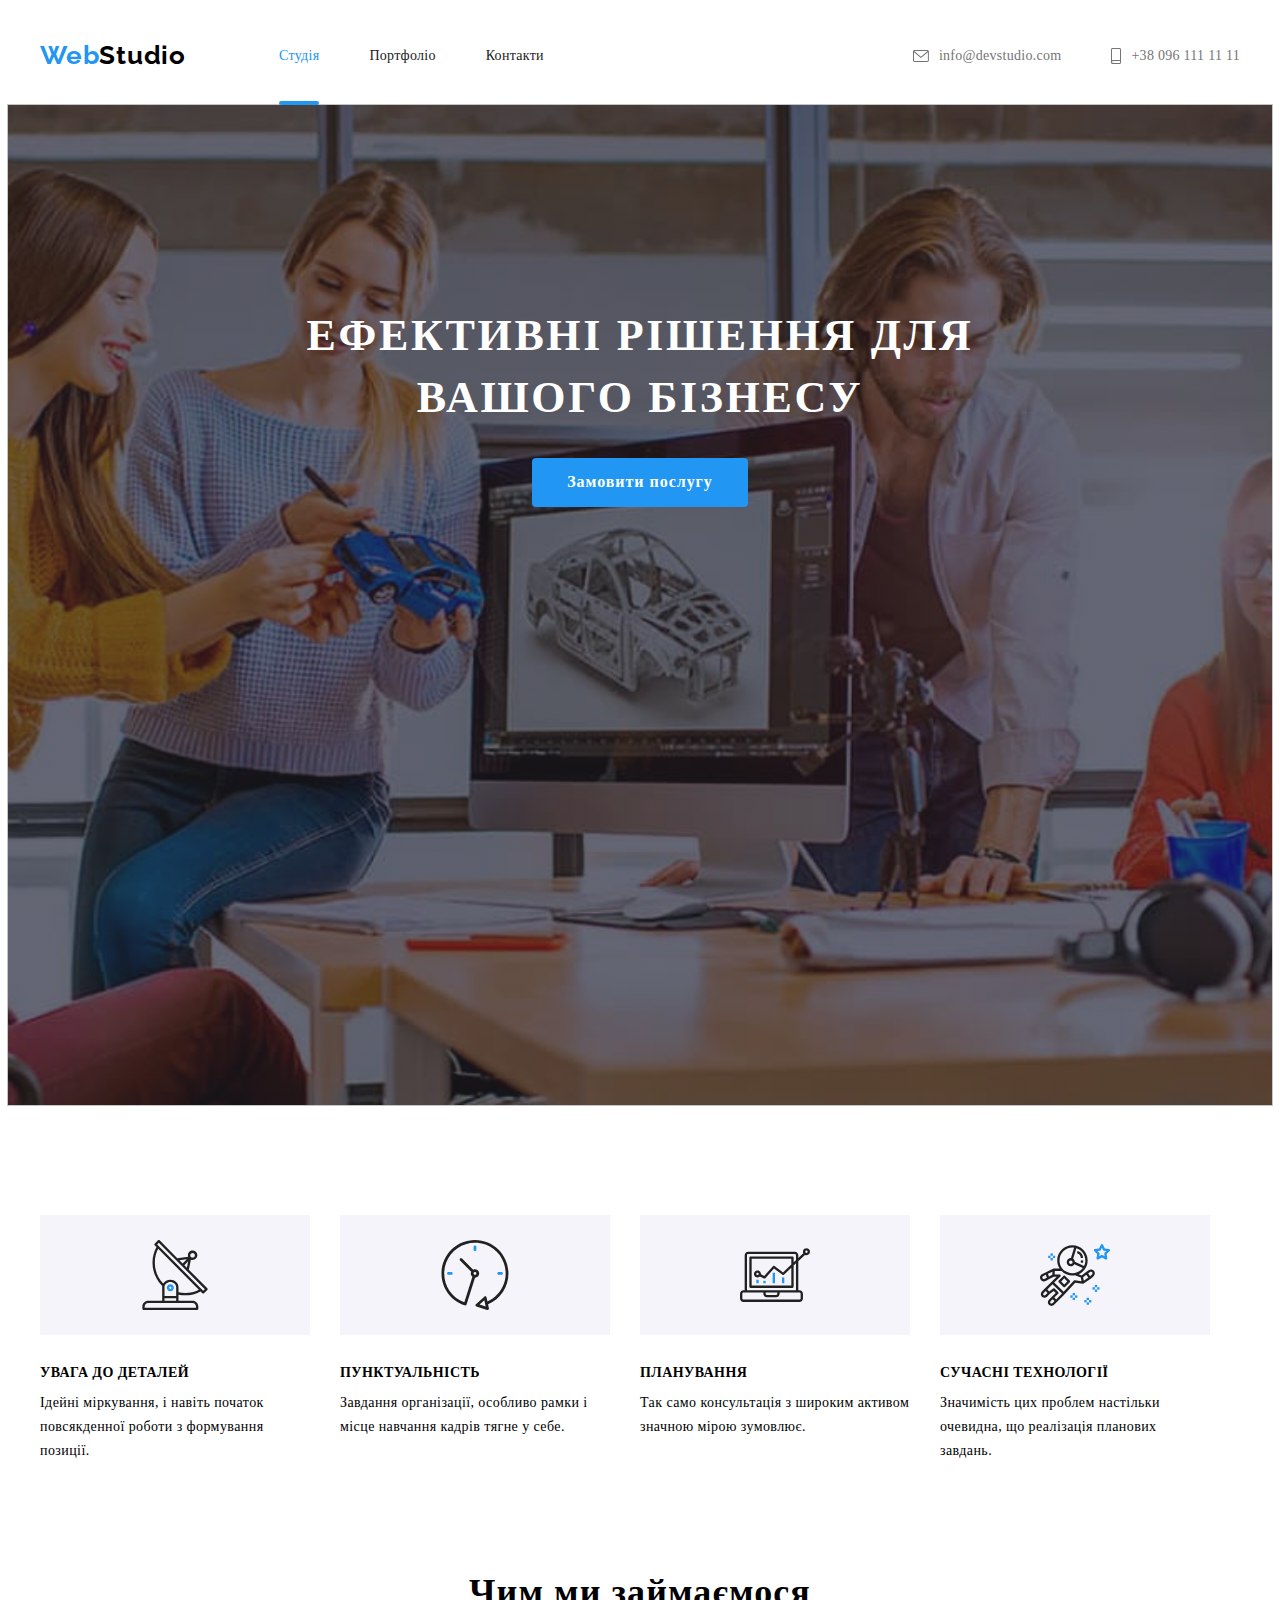
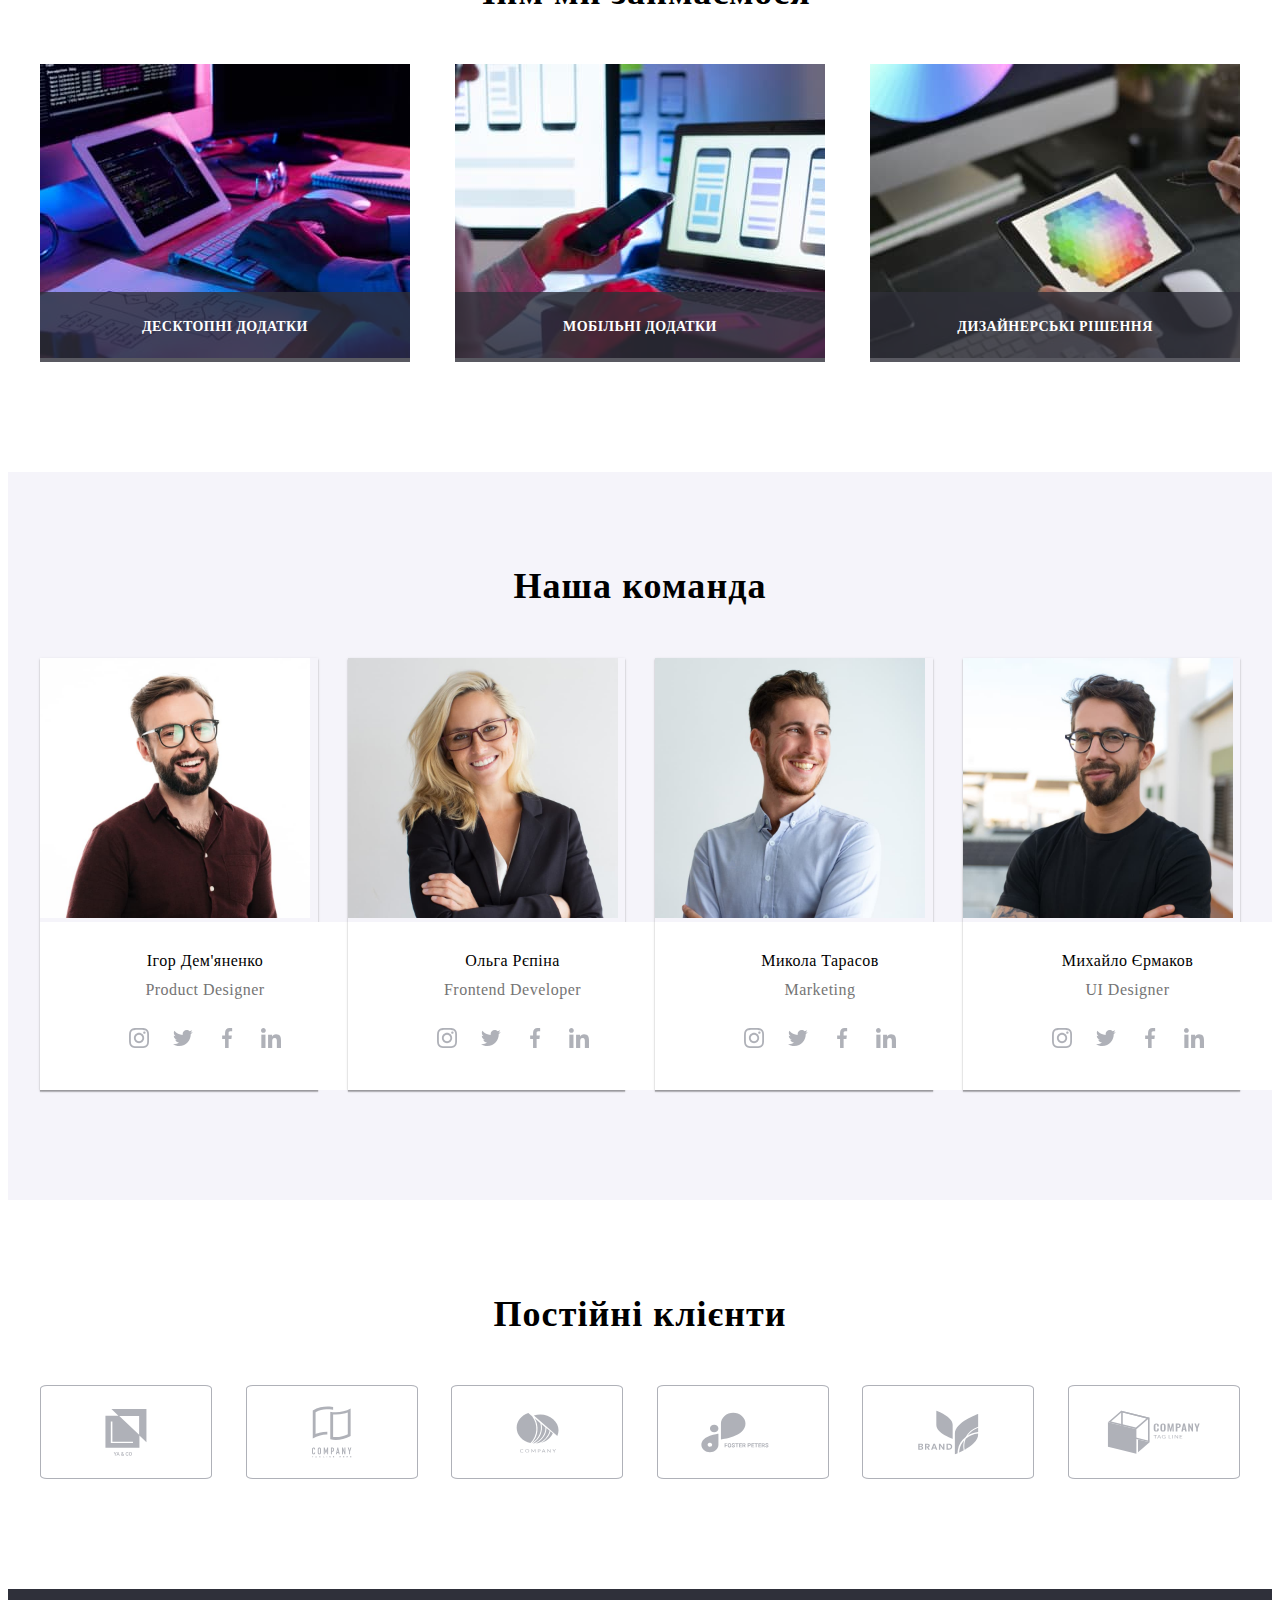
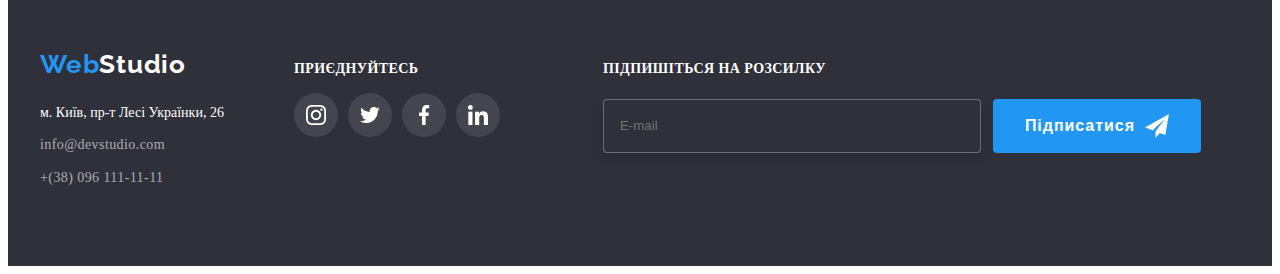
<file: index.html>
<!DOCTYPE html>
<html lang="uk">
<head>
    <meta charset="UTF-8">
    <meta http-equiv="X-UA-Compatible" content="IE=edge">
    <meta name="viewport" content="width=device-width, initial-scale=1.0">
    <title>Домашнє завдання</title>
    <link href="https://fonts.googleapis.com/css2?family=Raleway:wght@700&family=Roboto:wght@400;500;700;900&display=swap" rel="stylesheet">
    <link rel="stylesheet" href="https://cdnjs.cloudflare.com/ajax/libs/modern-normalize/1.1.0/modern-normalize.min.css" 
    integrity="sha512-wpPYUAdjBVSE4KJnH1VR1HeZfpl1ub8YT/NKx4PuQ5NmX2tKuGu6U/JRp5y+Y8XG2tV+wKQpNHVUX03MfMFn9Q==" 
    crossorigin="anonymous" referrerpolicy="no-referrer">
    <!-- <link rel="stylesheet" href="css/styles.css"> -->
    <link rel="stylesheet" href="css/main.min.css">
</head>
    <body>
        <header class="page-header">
            <div class="container">
                <nav class="site-contacts">
                    <a href=""class="logo underline">Web<span class="logo__black underline">Studio</span>
                    </a> 
                    <ul class="site-nav list">
                        <li class="site-nav__item"><a href="./index.html" class="link underline current site-nav__studio">Студія</a></li>
                        <li class="site-nav__item"><a href="./portfolio.html" class="link underline">Портфоліо</a></li>
                        <li class="site-nav__item"><a href="" class="link underline">Контакти</a></li>
                    </ul>
                    <ul class="contacts-nav list">
                        <li class="contacts-nav__retreat">
                            <a href="" class="link underline">
                                <svg class="contacts-nav__icon" width="16" height="12">
                                    <use class="" href="./images/icons.svg#icon-envelope"></use>
                                </svg>info@devstudio.com
                            </a>
                        </li>
                        <li class="aside icon-smartphone">
                            <a href="" class="link underline">
                                <svg class="contacts-nav__icon" width="10" height="16">
                                    <use class="" href="./images/icons.svg#icon-smartphone"></use>
                                </svg>+38 096 111 11 11
                            </a>
                        </li>
                    </ul> 
                </nav>
            </div> 
        </header>

        <main>
            <section class="hero">
                <div class="hero__container hero__container_overlay">
                    <h1 class="hero__title">Ефективні рішення для вашого бізнесу</h1>
                    <button type="button" class="button primary" data-modal-open>Замовити послугу</button> 
                </div>  
            </section>

            <section class="section section-feature">
            <div class="container">
                <ul class="feature list">
                    <li class="feature__desc">
                        <div class="feature__icons">
                            <svg class="" width="70" height="70">
                            <use class="" href="./images/icons.svg#icon-antenna"></use>
                            </svg>
                        </div>
                        <h3 class="feature__title">УВАГА ДО ДЕТАЛЕЙ</h3>
                        <p class="feature__text">Ідейні міркування, і навіть початок повсякденної роботи з формування позиції.</p>
                    </li>
                    <li class="feature__desc">
                        <div class="feature__icons">
                            <svg class="" width="70" height="70">
                            <use class="" href="./images/icons.svg#icon-clock"></use>
                            </svg>
                        </div>
                        <h3 class="feature__title">ПУНКТУАЛЬНІСТЬ</h3>
                        <p class="feature__text">Завдання організації, особливо рамки і місце навчання кадрів тягне у себе.</p>
                    </li>
                    <li class="feature__desc">
                        <div class="feature__icons">
                            <svg class="" width="70" height="70">
                            <use class="" href="./images/icons.svg#icon-diagram"></use>
                            </svg>
                        </div>
                        <h3 class="feature__title">ПЛАНУВАННЯ</h3>
                        <p class="feature__text">Так само консультація з широким активом значною мірою зумовлює.</p>
                    </li>
                    <li class="feature__desc">
                        <div class="feature__icons">
                            <svg class="" width="70" height="70">
                            <use class="" href="./images/icons.svg#icon-astronaut"></use>
                            </svg>
                        </div>
                        <h3 class="feature__title">СУЧАСНІ ТЕХНОЛОГІЇ</h3>
                        <p class="feature__text">Значимість цих проблем настільки очевидна, що реалізація планових завдань.</p>                    
                    </li>
                </ul>
            </div>
            </section>

            <section class="section section-doing">
            <div class="container">
                <h2 class="doing-title">Чим ми займаємося</h2>
                <ul class="images list">
                    <li class="images__list">
                        <img src="./images/box.jpg" alt="Людина друкує текст" width="370" height="294" >
                        <div class="images__position">
                            <p class="images__text">ДЕСКТОПНІ ДОДАТКИ</p>
                        </div>
                    </li>
                    <li class="images__list">
                        <img src="./images/phone.jpg" alt="Людина дивиться в смартфон" width="370" height="294">     
                        <div class="images__position">
                            <p class="images__text">МОБІЛЬНІ ДОДАТКИ</p>
                        </div>
                    </li>
                    <li class="images__list">
                        <img src="./images/tablet.jpg" alt="Людина тримає планшет" width="370" height="294">  
                        <div class="images__position">
                            <p class="images__text">ДИЗАЙНЕРСЬКІ РІШЕННЯ</p>
                        </div>                        
                    </li>
                </ul>
            </div>
            </section>

            <section class="section background-color">
            <div class="container our-section">
                <h2 class="section-team">Наша команда</h2>
                <ul class="team list">
                    <li class="images__team">
                        <img src="./images/igor.jpg" alt="Ігор Дем'яненко" class="image" width="270" height="260">
                        <div class="team__subtitle">
                            <h3 class="team__name">Ігор Дем'яненко</h3>
                            <p class="team__position">Product Designer</p>
                            <div class="wrap">
                                <ul class="socials list">
                                    <li>
                                        <a href="#" class="socials__link">
                                            <svg class="socials__icon" width="20" height="20">
                                                <use class="" href="./images/icons.svg#icon-instagram"></use>
                                            </svg>
                                        </a>
                                    </li>
                                    <li>
                                        <a href="#" class="socials__link">
                                            <svg class="socials__icon" width="20" height="20">
                                                <use class="" href="./images/icons.svg#icon-group"></use>
                                            </svg>
                                        </a>
                                    </li>
                                    <li>
                                        <a href="#" class="socials__link">
                                            <svg class="socials__icon" width="20" height="20">
                                                <use class="" href="./images/icons.svg#icon-facebook"></use>
                                            </svg>
                                        </a>
                                    </li>
                                    <li>
                                        <a href="#" class="socials__link">
                                            <svg class="socials__icon" width="20" height="20">
                                                <use class="" href="./images/icons.svg#icon-linkedin"></use>
                                            </svg>
                                        </a>
                                    </li>
                                </ul>
                            </div>
                        </div>
                    </li>
                    <li class="images__team">
                        <img src="./images/olga.jpg" alt="Ольга Рєпіна" class="image" width="270" height="260"> 
                        <div class="team__subtitle">
                            <h3 class="team__name">Ольга Рєпіна</h3>  
                            <p class="team__position">Frontend Developer</p> 
                            <div class="wrap">
                                <ul class="socials list">
                                    <li>
                                        <a href="#" class="socials__link">
                                            <svg class="socials__icon" width="20" height="20">
                                                <use class="" href="./images/icons.svg#icon-instagram"></use>
                                            </svg>
                                        </a>
                                    </li>
                                    <li>
                                        <a href="#" class="socials__link">
                                            <svg class="socials__icon" width="20" height="20">
                                                <use class="" href="./images/icons.svg#icon-group"></use>
                                            </svg>
                                        </a>
                                    </li>
                                    <li>
                                        <a href="#" class="socials__link">
                                            <svg class="socials__icon" width="20" height="20">
                                                <use class="" href="./images/icons.svg#icon-facebook"></use>
                                            </svg>
                                        </a>
                                    </li>
                                    <li>
                                        <a href="#" class="socials__link">
                                            <svg class="socials__icon" width="20" height="20">
                                                <use class="" href="./images/icons.svg#icon-linkedin"></use>
                                            </svg>
                                        </a>
                                    </li>
                                </ul>
                            </div>
                        </div>
                    </li>
                    <li class="images__team">
                        <img src="./images/nicholas.jpg" alt="Микола Тарасов" class="image" width="270" height="260">
                        <div class="team__subtitle">
                            <h3 class="team__name">Микола Тарасов</h3> 
                            <p class="team__position">Marketing</p>
                            <div class="wrap">
                                <ul class="socials list">
                                    <li>
                                        <a href="#" class="socials__link">
                                            <svg class="socials__icon" width="20" height="20">
                                                <use class="" href="./images/icons.svg#icon-instagram"></use>
                                            </svg>
                                        </a>
                                    </li>
                                    <li>
                                        <a href="#" class="socials__link">
                                            <svg class="socials__icon" width="20" height="20">
                                                <use class="" href="./images/icons.svg#icon-group"></use>
                                            </svg>
                                        </a>
                                    </li>
                                    <li>
                                        <a href="#" class="socials__link">
                                            <svg class="socials__icon" width="20" height="20">
                                                <use class="" href="./images/icons.svg#icon-facebook"></use>
                                            </svg>
                                        </a>
                                    </li>
                                    <li>
                                        <a href="#" class="socials__link">
                                            <svg class="socials__icon" width="20" height="20">
                                                <use class="" href="./images/icons.svg#icon-linkedin"></use>
                                            </svg>
                                        </a>
                                    </li>
                                </ul>
                            </div>
                        </div> 
                    </li>
                    <li class="images__team">
                        <img src="./images/mykhailo.jpg" alt="Михайло Єрмаков" class="image" width="270" height="260"> 
                        <div class="team__subtitle">
                            <h3 class="team__name">Михайло Єрмаков</h3> 
                            <p class="team__position">UI Designer</p>
                            <div class="wrap">
                                <ul class="socials list">
                                    <li>
                                        <a href="#" class="socials__link">
                                            <svg class="socials__icon" width="20" height="20">
                                                <use class="" href="./images/icons.svg#icon-instagram"></use>
                                            </svg>
                                        </a>
                                    </li>
                                    <li>
                                        <a href="#" class="socials__link">
                                            <svg class="socials__icon" width="20" height="20">
                                                <use class="" href="./images/icons.svg#icon-group"></use>
                                            </svg>
                                        </a>
                                    </li>
                                    <li>
                                        <a href="#" class="socials__link">
                                            <svg class="socials__icon" width="20" height="20">
                                                <use class="" href="./images/icons.svg#icon-facebook"></use>
                                            </svg>
                                        </a>
                                    </li>
                                    <li>
                                        <a href="#" class="socials__link">
                                            <svg class="socials__icon" width="20" height="20">
                                                <use class="" href="./images/icons.svg#icon-linkedin"></use>
                                            </svg>
                                        </a>
                                    </li>
                                </ul>
                            </div>
                        </div>
                    </li>
                </ul>
            </div>
            </section>

            <section class="section clients">
            <div class="container">
                <h2 class="clients-title">Постійні клієнти</h2>
                <ul class="clients-items list">
                    <li class="">
                        <a href="" class="clients-items__companys">
                            <svg class="" width="42" height="47">
                                <use class="" href="./images/icons.svg#icon-ya-co"></use> 
                            </svg>
                        </a>
                    </li>
                    <li class="">
                        <a href="" class="clients-items__companys">
                            <svg class="" width="40" height="52">
                                <use class="" href="./images/icons.svg#icon-tagline"></use> 
                            </svg>
                        </a>
                    </li>
                    <li class="">
                        <a href="" class="clients-items__companys">
                            <svg class="" width="43" height="41">
                                <use class="" href="./images/icons.svg#icon-company"></use> 
                            </svg>
                        </a>
                    </li>
                    <li class="">
                        <a href="" class="clients-items__companys">
                            <svg class="" width="84" height="41">
                                <use class="" href="./images/icons.svg#icon-foster"></use> 
                            </svg>
                        </a>
                    </li>
                    <li class="">
                        <a href="" class="clients-items__companys">
                            <svg class="" width="63" height="45">
                                <use class="" href="./images/icons.svg#icon-group-brend"></use> 
                            </svg>
                        </a>
                    </li>
                    <li class="">
                        <a href="" class="clients-items__companys">
                            <svg class="" width="94" height="44">
                                <use class="" href="./images/icons.svg#icon-object"></use> 
                            </svg>
                        </a>
                    </li>
                </ul>
            </div>
            </section>
        </main>
        <footer class="basement">
            <div class="container social-wrap">
                <div class="basement-wrap">
                    <a href="" class="logo-blue underline">Web<span class="logo-blue__organization underline">Studio</span></a>
                    <address class="wrapper">
                        <ul class="list">
                            <li class="wrapper__indent"><a href="https://goo.gl/maps/bryajU4262Nfg22KA" class="wrapper__color underline" target="_blank" rel="noopener noreferrer">
                            м. Київ, пр-т Лесі Українки, 26</a></li>
                            <li class="wrapper__indent"><a href="mailto:info@devstudio.com" class="wrapper__color-text underline">info@devstudio.com</a><br></li>
                            <li class="wrapper__indent"><a href="tel:+380961111111" class="wrapper__color-text underline">+(38) 096 111-11-11</a></li>
                        </ul> 
                    </address>
                </div>
                <div class="social-link">
                    <strong class="link-title">ПРИЄДНУЙТЕСЬ</strong>
                    <ul class="link-basement">
                        <li class="link-basement__link list">
                            <a href="#" class="svg-link">
                                <svg class="link-basement__icon" width="20" height="20">
                                <use class="" href="./images/icons.svg#icon-instagram"></use>
                                </svg>
                            </a>
                        </li>
                        <li class="link-basement__link list">
                            <a href="#" class="svg-link">
                                <svg class="link-basement__icon" width="20" height="20">
                                <use class="" href="./images/icons.svg#icon-group"></use>
                                </svg>
                            </a>
                        </li>
                        <li class="link-basement__link list">
                            <a href="#" class="svg-link">
                                <svg class="link-basement__icon" width="20" height="20">
                                <use class="" href="./images/icons.svg#icon-facebook"></use>
                                </svg>
                            </a>
                        </li>
                        <li class="link-basement__link list">
                            <a href="#" class="svg-link">
                                <svg class="link-basement__icon" width="20" height="20">
                                <use class="" href="./images/icons.svg#icon-linkedin"></use>
                                </svg>
                            </a>
                        </li>
                    </ul>
                </div>

                <div class="footer-form">
                    <strong class="footer-form-titel">ПІДПИШІТЬСЯ НА РОЗСИЛКУ</strong>
                    <form class="wrap-form">
                        <input type="email" name="footer-email" placeholder="E-mail" class="wrap-form__input">
                        <button type="submit" class="footer-btn">Підписатися
                            <svg class="wrap-form__icon" width="24" height="24">
                                <use href="./images/icons.svg#icon-icon-send"></use>
                            </svg>
                        </button>
                    </form>
                </div>
            </div>
        </footer>
        <div class="backdrop is-hidden" data-modal>
            <div class="backdrop__modal">
                <button type="button" class="backdrop__close" data-modal-close>
                    <svg class="" width="18" height="18">
                        <use href="./images/icons.svg#icon-close-black"></use>
                    </svg>
                </button>

                <div class="form">
                    <b class="form__titel">Залиште свої дані, ми вам передзвонимо</b>
                    <form class="">
                        <label class="">
                            <span class="form__text">Ім'я </span> 
                            <span class="form__wraper">
                                <input name="user-name" type="text" class="form__contact-input user-input">
                                <svg class="form__svg" width="18" height="18">
                                    <use href="./images/icons.svg#icon-person-black"></use>
                                </svg>
                            </span>
                        </label>
                        <label class="">
                            <span class="form__text">Телефон</span>
                            <span class="form__wraper">
                                <input name="user-phone" type="tel" class="form__contact-input user-input">
                                <svg class="form__svg" width="18" height="18">
                                    <use href="./images/icons.svg#icon-phone-black"></use>
                                </svg>
                            </span>                            
                        </label>
                        <label class="">
                            <span class="form__text">Пошта</span>
                            <span class="form__wraper">
                                <input name="user-email" type="email" class="form__contact-input user-input">
                                <svg class="form__svg" width="18" height="18">
                                    <use href="./images/icons.svg#icon-email-black"></use>
                                </svg>
                            </span>                            
                        </label> 
                        <label class="textarea">
                            <span class="textarea__text">Коментар</span>
                            <textarea name="user-coment" placeholder="Введіть текст" class="textarea__form"></textarea>
                        </label>
                        <div class="checkbox">
                            <label class="checkbox__text">
                                <input name="accept-policy" type="checkbox" required class="checkbox__input">
                                <span class="checkbox__icon"></span>
                                Погоджуюся з розсилкою та приймаю 
                                <a href="" class="checkbox__link">
                                    <span class="checkbox__titel">Умови договору</span>
                                </a>
                            </label>
                        </div>
                        <div class="checkbox__submit">
                            <button type="submit" class="contact-form-btn">Відправити</button>
                        </div>  
                    </form>
                </div>
            </div>
        </div>
        <script src="./modal.js"></script>
    </body>
</html>
</file>
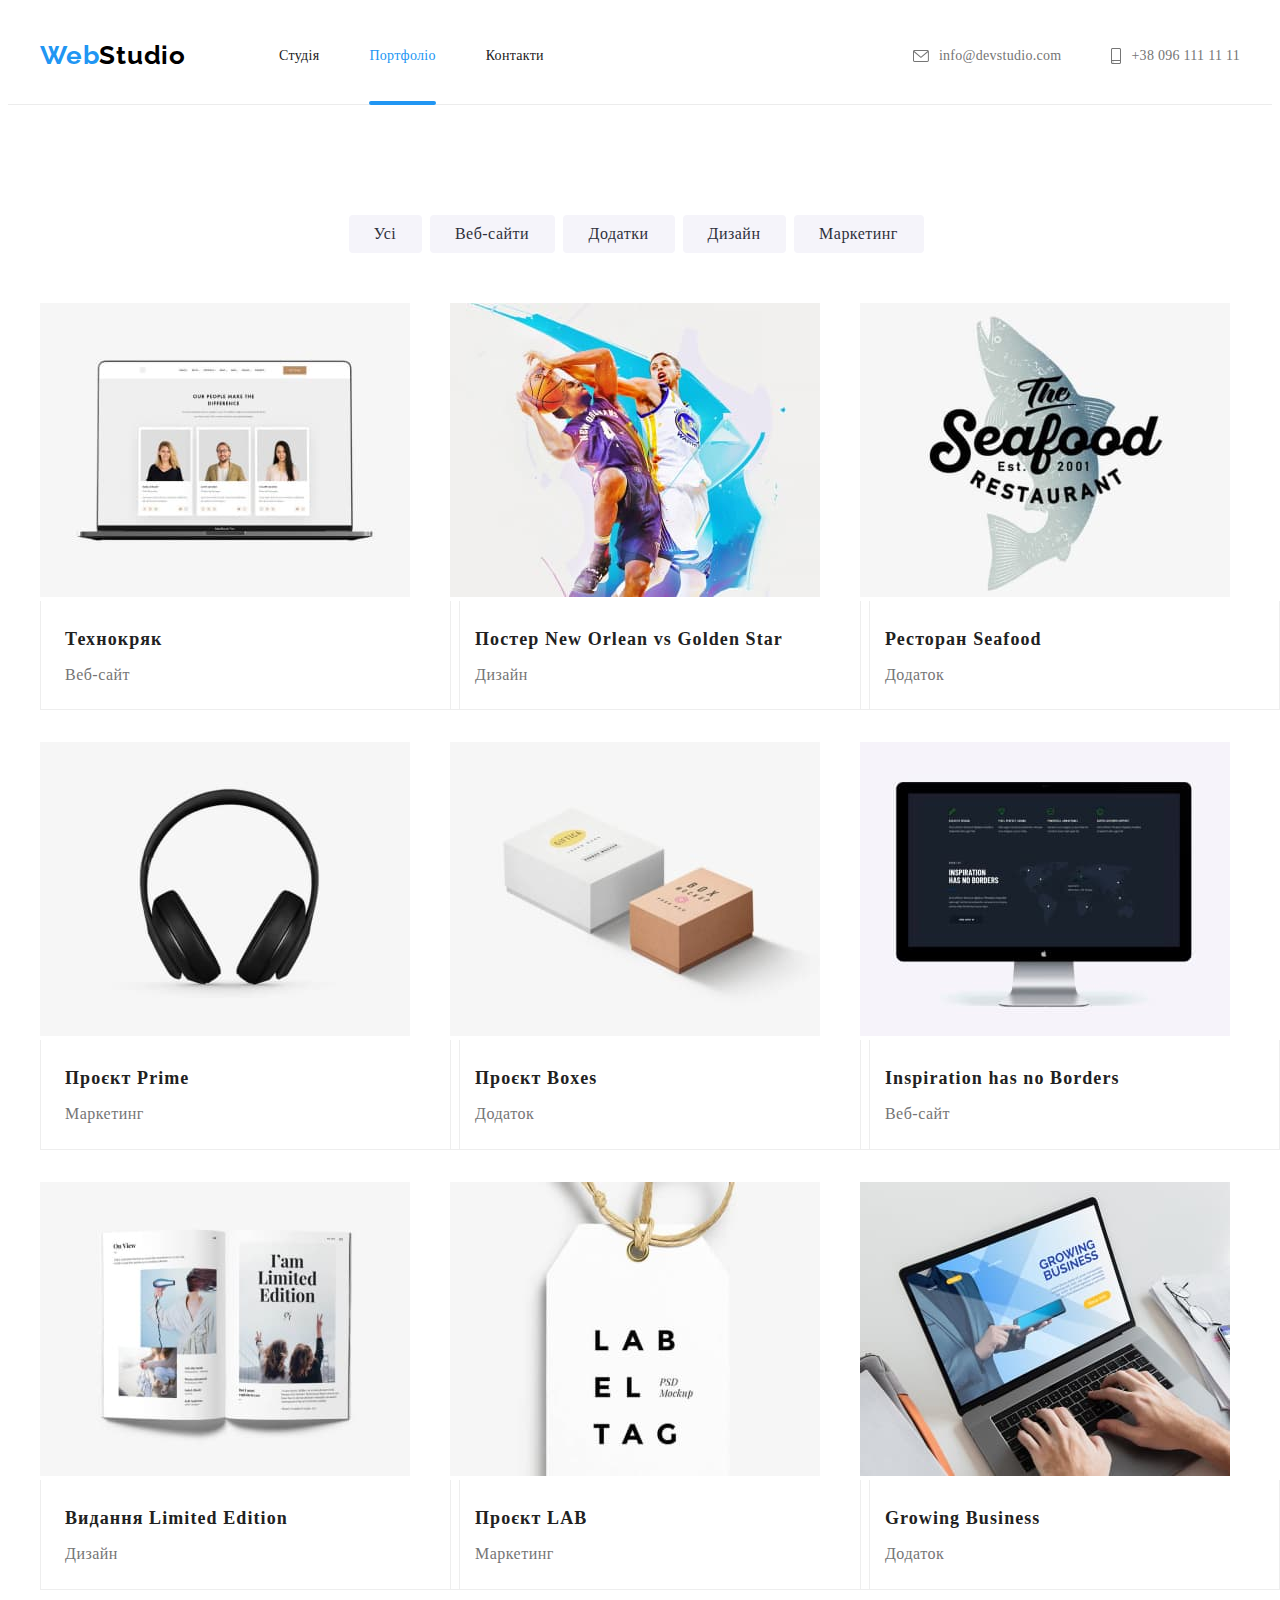
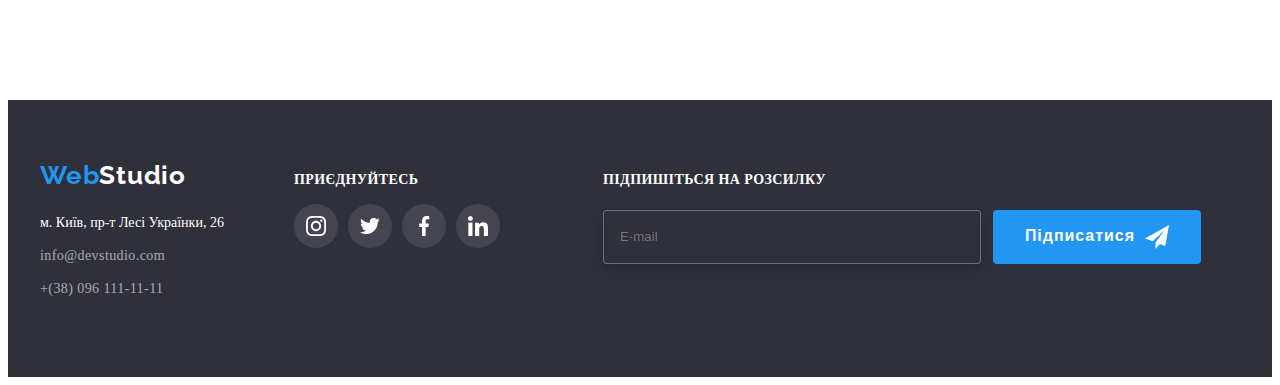
<file: portfolio.html>
<!DOCTYPE html>
<html lang="uk">

<head>
    <meta charset="UTF-8">
    <meta http-equiv="X-UA-Compatible" content="IE=edge">
    <meta name="viewport" content="width=device-width, initial-scale=1.0">
    <title>Домашнє завдання</title>
    <link
        href="https://fonts.googleapis.com/css2?family=Raleway:wght@700&family=Roboto:wght@400;500;700;900&display=swap"
        rel="stylesheet">
    <link rel="stylesheet" href="https://cdnjs.cloudflare.com/ajax/libs/modern-normalize/1.1.0/modern-normalize.min.css"
        integrity="sha512-wpPYUAdjBVSE4KJnH1VR1HeZfpl1ub8YT/NKx4PuQ5NmX2tKuGu6U/JRp5y+Y8XG2tV+wKQpNHVUX03MfMFn9Q=="
        crossorigin="anonymous" referrerpolicy="no-referrer">
    <!-- <link rel="stylesheet" href="css/styles.css"> -->
    <link rel="stylesheet" href="css/main.min.css">
</head>
    <body>
        <header class="page-header">
            <div class="container">
                <nav class="site-contacts">
                    <a href=""class="logo underline">Web<span class="logo__black underline">Studio</span>
                    </a> 
                    <ul class="site-nav list">
                        <li class="site-nav__item"><a href="./index.html" class="link underline">Студія</a></li>
                        <li class="site-nav__item"><a href="./portfolio.html" class="link underline current site-nav__studio">Портфоліо</a></li>
                        <li class="site-nav__item"><a href="" class="link underline">Контакти</a></li>
                    </ul>
                    <ul class="contacts-nav list">
                        <li class="contacts-nav__retreat">
                            <a href="" class="link underline">
                                <svg class="contacts-nav__icon" width="16" height="12">
                                    <use class="" href="./images/icons.svg#icon-envelope"></use>
                                </svg>info@devstudio.com
                            </a>
                        </li>
                        <li class="aside icon-smartphone">
                            <a href="" class="link underline">
                                <svg class="contacts-nav__icon" width="10" height="16">
                                    <use class="" href="./images/icons.svg#icon-smartphone"></use>
                                </svg>+38 096 111 11 11
                            </a>
                        </li>
                    </ul> 
                </nav>
            </div> 
        </header>

        <main>
            <section class="section-navigation section">
                <div class="container benefits">
                <h1 class="hidden visually-hidden">Портфоліо</h1>
                <ul class="navigation list">
                    <li class="container-btn"><button type="button" class="button portfolio all">Усі</button></li>
                    <li class="container-btn"><button type="button" class="button portfolio web">Веб-сайти</button></li>
                    <li class="container-btn"><button type="button" class="button portfolio appendices">Додатки</button>
                    </li>
                    <li class="container-btn"><button type="button" class="button portfolio design">Дизайн</button></li>
                    <li class="container-btn"><button type="button"
                            class="button portfolio marketing">Маркетинг</button></li>
                </ul>
                <ul class="projects list">
                    <li class="projects__images">
                        <a href="" class="projects__active underline">
                            <div class="projects__box">
                                <img src="./images/techno.jpg" alt="Технокряк" width="370" height="294">
                                <div class="projects__position">
                                    <p class="projects__text">Ресурс пропонує комплексні пропозиції з різним рівнем
                                        функціоналу та сервісів.
                                        Все це дозволить відвідувачу отримати вичерпні відомості про компанію чи
                                        приватну особу.
                                    </p>
                                </div>
                            </div>
                            <div class="container-title">
                                <h2 class="navigation-title">Технокряк</h2>
                                <p class="title">Веб-сайт</p>
                            </div>
                        </a>
                    </li>
                    <li class="projects__images">
                        <a href="" class="projects__active underline">
                            <div class="projects__box">
                                <img src="./images/neworlean.jpg" alt="Постер New Orlean vs Golden Star" width="370"
                                    height="294">
                                <div class="projects__position">
                                    <p class="projects__text">Ресурс пропонує комплексні пропозиції з різним рівнем
                                        функціоналу та сервісів.
                                        Все це дозволить відвідувачу отримати вичерпні відомості про компанію чи
                                        приватну особу.
                                    </p>
                                </div>
                            </div>
                            <div class="container-title">
                                <h2 class="navigation-title">Постер New Orlean vs Golden Star</h2>
                                <p class="title">Дизайн</p>
                            </div>                            
                        </a>
                    </li>
                    <li class="projects__images">
                        <a href="" class="projects__active underline">
                            <div class="projects__box">
                                <img src="./images/seafood.jpg" alt="Ресторан Seafood" width="370" height="294">
                                <div class="projects__position">
                                    <p class="projects__text">Ресурс пропонує комплексні пропозиції з різним рівнем
                                        функціоналу та сервісів.
                                        Все це дозволить відвідувачу отримати вичерпні відомості про компанію чи
                                        приватну особу.
                                    </p>
                                </div>
                            </div>
                            <div class="container-title">
                                <h2 class="navigation-title">Ресторан Seafood</h2>
                                <p class="title">Додаток</p>
                            </div>
                        </a>
                    </li>
                    <li class="projects__images">
                        <a href="" class="projects__active underline">
                            <div class="projects__box">
                                <img src="./images/prime.jpg" alt="Проєкт Prime" width="370" height="294">
                                <div class="projects__position">
                                    <p class="projects__text">Ресурс пропонує комплексні пропозиції з різним рівнем
                                        функціоналу та сервісів.
                                        Все це дозволить відвідувачу отримати вичерпні відомості про компанію чи
                                        приватну особу.
                                    </p>
                                </div>
                            </div>
                            <div class="container-title">
                                <h2 class="navigation-title">Проєкт Prime</h2>
                                <p class="title">Маркетинг</p>
                            </div>                           
                        </a>
                    </li>
                    <li class="projects__images">
                        <a href="" class="projects__active underline">                           
                            <div class="projects__box">
                                <img src="./images/вoxes.jpg" alt="Проєкт Boxes" width="370" height="294">
                                <div class="projects__position">
                                    <p class="projects__text">Ресурс пропонує комплексні пропозиції з різним рівнем
                                        функціоналу та сервісів.
                                        Все це дозволить відвідувачу отримати вичерпні відомості про компанію чи
                                        приватну особу.
                                    </p>
                                </div>
                            </div>
                            <div class="container-title">
                                <h2 class="navigation-title">Проєкт Boxes</h2>
                                <p class="title">Додаток</p>
                            </div>                            
                        </a>
                    </li>
                    <li class="projects__images">
                        <a href="" class="projects__active underline">                           
                            <div class="projects__box">
                                <img src="./images/inspiration.jpg" alt="Inspiration has no Borders" width="370"
                                    height="294">
                                <div class="projects__position">
                                    <p class="projects__text">Ресурс пропонує комплексні пропозиції з різним рівнем
                                        функціоналу та сервісів.
                                        Все це дозволить відвідувачу отримати вичерпні відомості про компанію чи
                                        приватну особу.
                                    </p>
                                </div>
                            </div>
                            <div class="container-title">
                                <h2 class="navigation-title">Inspiration has no Borders</h2>
                                <p class="title">Веб-сайт</p>
                            </div>                            
                        </a>
                    </li>
                    <li class="projects__images">
                        <a href="" class="projects__active underline underline">                            
                            <div class="projects__box">
                                <img src="./images/limitededition.jpg" alt="Видання Limited Edition" width="370"
                                    height="294">
                                <div class="projects__position">
                                    <p class="projects__text">Ресурс пропонує комплексні пропозиції з різним рівнем
                                        функціоналу та сервісів.
                                        Все це дозволить відвідувачу отримати вичерпні відомості про компанію чи
                                        приватну особу.
                                    </p>
                                </div>
                            </div>
                            <div class="container-title">
                                <h2 class="navigation-title">Видання Limited Edition</h2>
                                <p class="title">Дизайн</p>
                            </div>                           
                        </a>
                    </li>
                    <li class="projects__images">
                        <a href="" class="projects__active underline">                           
                            <div class="projects__box">
                                <img src="./images/lab.jpg" alt="Проєкт LAB" width="370" height="294">
                                <div class="projects__position">
                                    <p class="projects__text">Ресурс пропонує комплексні пропозиції з різним рівнем
                                        функціоналу та сервісів.
                                        Все це дозволить відвідувачу отримати вичерпні відомості про компанію чи
                                        приватну особу.
                                    </p>
                                </div>
                            </div>
                            <div class="container-title">
                                <h2 class="navigation-title">Проєкт LAB</h2>
                                <p class="title">Маркетинг</p>
                            </div>                           
                        </a>
                    </li>
                    <li class="projects__images">
                        <a href="" class="projects__active underline">                            
                            <div class="projects__box">
                                <img src="./images/growing-business.jpg" alt="Growing Business" width="370"
                                    height="294">
                                <div class="projects__position">
                                    <p class="projects__text">Ресурс пропонує комплексні пропозиції з різним рівнем
                                        функціоналу та сервісів.
                                        Все це дозволить відвідувачу отримати вичерпні відомості про компанію чи
                                        приватну особу.
                                    </p>
                                </div>
                            </div>
                            <div class="container-title">
                                <h2 class="navigation-title">Growing Business</h2>
                                <p class="title">Додаток</p>
                            </div>                            
                        </a>
                    </li>
                </ul>
                </div>
            </section>
        </main>
        <footer class="basement">
            <div class="container social-wrap">
                <div class="basement-wrap">
                    <a href="" class="logo-blue underline">Web<span class="logo-blue__organization underline">Studio</span></a>
                    <address class="wrapper">
                        <ul class="list">
                            <li class="wrapper__indent"><a href="https://goo.gl/maps/bryajU4262Nfg22KA" class="wrapper__color underline" target="_blank" rel="noopener noreferrer">
                                м. Київ, пр-т Лесі Українки, 26</a></li>
                            <li class="wrapper__indent"><a href="mailto:info@devstudio.com" class="wrapper__color-text underline">info@devstudio.com</a><br></li>
                            <li class="wrapper__indent"><a href="tel:+380961111111" class="wrapper__color-text underline">+(38) 096 111-11-11</a></li>
                        </ul> 
                    </address>
                </div>
                <div class="social-link">
                    <strong class="link-title">ПРИЄДНУЙТЕСЬ</strong>
                    <ul class="link-basement">
                        <li class="link-basement__link list">
                            <a href="#" class="svg-link">
                                <svg class="link-basement__icon" width="20" height="20">
                                <use class="" href="./images/icons.svg#icon-instagram"></use>
                                </svg>
                            </a>
                        </li>
                        <li class="link-basement__link list">
                            <a href="#" class="svg-link">
                                <svg class="link-basement__icon" width="20" height="20">
                                <use class="" href="./images/icons.svg#icon-group"></use>
                                </svg>
                            </a>
                        </li>
                        <li class="link-basement__link list">
                            <a href="#" class="svg-link">
                                <svg class="link-basement__icon" width="20" height="20">
                                <use class="" href="./images/icons.svg#icon-facebook"></use>
                                </svg>
                            </a>
                        </li>
                        <li class="link-basement__link list">
                            <a href="#" class="svg-link">
                                <svg class="link-basement__icon" width="20" height="20">
                                <use class="" href="./images/icons.svg#icon-linkedin"></use>
                                </svg>
                            </a>
                        </li>
                    </ul>
                </div>

                <div class="footer-form">
                    <strong class="footer-form-titel">ПІДПИШІТЬСЯ НА РОЗСИЛКУ</strong>
                    <form class="wrap-form">
                        <input type="email" name="footer-email" placeholder="E-mail" class="wrap-form__input">
                        <button type="submit" class="footer-btn">Підписатися
                            <svg class="wrap-form__icon" width="24" height="24">
                                <use href="./images/icons.svg#icon-icon-send"></use>
                            </svg>
                        </button>
                    </form>
                </div>
            </div>
        </footer>
    </body>
</html>
</file>
<file: css/styles.css>
/* ======Index.html====== */

/* Основной текст #212121; */
/* Вторичный текст #757575 */
/* Белый цвет #FFFFFF;*/
/* Акцент #2196F3 */
/* Фон #2F303A; */
/* Фторичный фон #F5F4FA; */
/* Футер color: rgba(255, 255, 255, 0.6); */



/* html{
    box-sizing: border-box;
}

*,
*::before,
*::after{
    box-sizing: inherit;

} */

/* Секции */

/* Сброс стилей */
/* 
h1,
h2,
h3,
h4,
h5,
h6,
p{
margin-top: 0;
margin-bottom: 0;
} */

/* ul,ol{
margin-top: 0;
margin-bottom: 0; 
padding-left: 0;
} */

/* HEADER */



/* Logo */ 


/* .link-studio:hover::after{
    opacity: 1;
} */

/* .link-studio-portfolio::after{
    position: absolute;
    display: block;
    content: "";
    
    width: 72px;
    height: 4px;
    left: 0;
    bottom: -32px;

    
    background: #2196F3;
    border-radius: 2px;

    transition: opacity var(--timing-function-active);
    opacity: 0;
}

.link-studio-portfolio:hover::after{
    opacity: 1;
} */

/* .nav-item-contacts::after{
    position: absolute;
    left: 452px;
    top: 75px;

    display: block;
    content: "";
    width: 68px;
    height: 4px;
    
    background: #2196F3;
    border-radius: 2px;

    transition: opacity cubic-bezier(0.4, 0, 0.2, 1) 250ms 0ms;
    opacity: 0;
}

.nav-item-contacts:hover::after{
    opacity: 1;
} */





/* .aside::before{
    content: "";
    display: inline-flex;
    width: 16px; 
    min-height: 16px;
    margin-right: 10px;
    outline: 1px solid tomato;
    background-repeat: no-repeat;
    background-position: center;
} */

/* .icon-envelope::before{
    min-height: 12px;
    background-image: url(../images/envelope.svg);
}

.icom-smartphone::before{
    background-image: url(../images/smartphone.svg);
} */





/* Hero */



/* Button */

/* .button{
    color: var(--primary-text-color);
    background-color: var(--hero-text-color);
    cursor: pointer;
    
} */



/* Преимущества */




/* .feature-desc.icon-antenna::before{
    background-image: url(../images/antenna.svg);
}

.feature-desc.icon-clock::before{
    background-image: url(../images/clock.svg);
}  

.feature-desc.icon-diagram::before{
    background-image: url(../images/diagram.svg);
}

.feature-desc.icon-astronaut::before{
    background-image: url(../images/astronaut.svg);
} */



/* Чем занимаемся */



/* Наша команда */


/* clients company */





/*  Подвал */






/* ======Portfolio.html====== */

/* Цвет кнопки #F5F4FA; */
/* Кнопка в фокусе #2196F3; */
/* Основной фон  #FFFFFF;*/
/* Вторичный текст #757575 */
/* Основной текст #212121; */
/* Футер color: rgba(255, 255, 255, 0.6); */
/* Фон карточки #EEEEEE; */


/* navigation */







/* Navigation-images */



/*  Title */



/* Скрытый заголовок */






/*=====Modal.html=====*/



/* =====FORMA=====*/



/* .link-text{

    font-weight: 400;
    font-size: 14px;
    line-height: 1.7;

    letter-spacing: 0.03em;
    color: var(--accent-color);
} */
</file>
<file: css/main.min.css>
:root{--primary-text-color: #212121;--title-text-color: #757575;--accent-color: #2196F3;--background-color: #2F303A;--hero-text-color: #FFFFFF;--button-color:#F5F4FA;--footer-contacts-color: rgba(255, 255, 255, 0.6);--black-hero-color: #000000;--container-bordder-color:#EEEEEE;--hero-solid-color: #C4C4C4;--link-icon-color: #AFB1B8;--section-team-bacground-color:#F5F4FA;--timing-function-active: cubic-bezier(0.4, 0, 0.2, 1);--color-text-textarea: rgba(117, 117, 117, 0.5);--color-bordder-form: rgba(33, 33, 33, 0.2)}.visually-hidden{position:absolute;width:1px;height:1px;margin:-1px;border:0;padding:0;white-space:nowrap;-webkit-clip-path:inset(100%);clip-path:inset(100%);clip:rect(0 0 0 0);overflow:hidden}.img{display:block}.list{list-style:none;padding:0}.underline{text-decoration:none}.section{padding-bottom:94px}.body{background:var(--hero-text-color);color:var(--primary-text-color);font-family:Roboto,sans-serif}.container{margin-left:auto;margin-right:auto;width:1200px;padding-left:15px;padding-right:15px}.button.primary{color:var(--hero-text-color);background-color:var(--accent-color);font-weight:700;font-size:16px;line-height:1.8;-webkit-box-align:center;-ms-flex-align:center;align-items:center;text-align:center;letter-spacing:.06em;border:none;display:inline-block;border-radius:4px;padding:10px 32px;min-width:216px;align-items:center}.footer-btn{color:var(--hero-text-color);background-color:var(--accent-color);font-weight:700;font-size:16px;line-height:1.8;-webkit-box-align:center;-ms-flex-align:center;align-items:center;text-align:center;letter-spacing:.06em;border:none;display:-webkit-box;display:-ms-flexbox;display:flex;-webkit-box-pack:center;-ms-flex-pack:center;justify-content:center;align-items:center;border-radius:4px;padding:10px 32px;min-width:200px}.button{color:var(--background-color);background-color:var(--button-color);font-weight:500;font-size:16px;line-height:1.6;text-align:center;letter-spacing:.03em;cursor:pointer;border:none;border-radius:10px;font-family:inherit;-webkit-transition:color 250ms cubic-bezier(0.4, 0, 0.2, 1),background-color 250ms cubic-bezier(0.4, 0, 0.2, 1),-webkit-box-shadow 250ms cubic-bezier(0.4, 0, 0.2, 1);transition:color 250ms cubic-bezier(0.4, 0, 0.2, 1),background-color 250ms cubic-bezier(0.4, 0, 0.2, 1),-webkit-box-shadow 250ms cubic-bezier(0.4, 0, 0.2, 1);transition:color 250ms cubic-bezier(0.4, 0, 0.2, 1),background-color 250ms cubic-bezier(0.4, 0, 0.2, 1),box-shadow 250ms cubic-bezier(0.4, 0, 0.2, 1);transition:color 250ms cubic-bezier(0.4, 0, 0.2, 1),background-color 250ms cubic-bezier(0.4, 0, 0.2, 1),box-shadow 250ms cubic-bezier(0.4, 0, 0.2, 1),-webkit-box-shadow 250ms cubic-bezier(0.4, 0, 0.2, 1)}.navigation .button.portfolio:hover,.navigation .button.portfolio:focus{color:var(--hero-text-color);background-color:var(--accent-color);-webkit-box-shadow:0px 3px 1px rgba(0,0,0,.1),0px 1px 2px rgba(0,0,0,.08),0px 2px 2px rgba(0,0,0,.12);box-shadow:0px 3px 1px rgba(0,0,0,.1),0px 1px 2px rgba(0,0,0,.08),0px 2px 2px rgba(0,0,0,.12)}.container-btn{margin-right:8px}.contact-form-btn{color:var(--hero-text-color);background-color:var(--accent-color);font-weight:700;font-size:16px;line-height:1.8;-webkit-box-align:center;-ms-flex-align:center;align-items:center;text-align:center;letter-spacing:.06em;border:none;display:inline-block;border-radius:4px;padding:10px 52px;min-width:200px;align-items:center}.main-title{color:var(--hero-text-color);font-weight:900;font-size:44px;line-height:1.4;letter-spacing:.06em;text-transform:uppercase;width:698px;margin-top:0;margin-bottom:30px;margin-right:auto;margin-left:auto}.link-title{font-weight:700;font-size:14px;line-height:1.14;letter-spacing:.03em;margin-top:0;margin-bottom:20px;color:var(--hero-text-color)}.footer-form-titel{display:inline-block;font-weight:700;font-size:14px;line-height:1.4;letter-spacing:.03em;margin-bottom:20px;color:var(--hero-text-color)}.navigation-title{color:var(--primary-text-color);font-weight:700;font-size:18px;line-height:2;letter-spacing:.06em;margin-top:0;margin-bottom:4px;width:322px}.container-title{display:block;width:370px;padding:20px 24px;border:1px solid var(--container-bordder-color);border-top:0}.title{color:var(--title-text-color);font-weight:400;font-size:16px;line-height:1.8;letter-spacing:.03em;margin-top:0;margin-bottom:0}.hidden{color:var(--hero-text-color);font-weight:900;font-size:44px;line-height:1.4;text-align:center;letter-spacing:.06em;text-transform:uppercase;margin-top:0;margin-bottom:0;visibility:hidden}.svg-link{display:-webkit-box;display:-ms-flexbox;display:flex;-webkit-box-pack:center;-ms-flex-pack:center;justify-content:center;-webkit-box-align:center;-ms-flex-align:center;align-items:center;height:44px;width:44px;margin-right:10px;border-radius:50%;background-image:-webkit-gradient(linear, left top, right top, from(rgba(255, 255, 255, 0.1)), to(rgba(255, 255, 255, 0.1)));background-image:linear-gradient(to right, rgba(255, 255, 255, 0.1), rgba(255, 255, 255, 0.1));background-size:20px;background-position:center;-webkit-transition:background-color 250ms cubic-bezier(0.4, 0, 0.2, 1);transition:background-color 250ms cubic-bezier(0.4, 0, 0.2, 1)}.svg-link:hover,.svg-link:focus{background-color:var(--accent-color)}.logo{color:var(--accent-color);font-family:Raleway,sans-serif;font-weight:700;font-size:26px;line-height:1.2;letter-spacing:.03em;margin-right:93px}.logo__black{color:var(--black-hero-color);font-family:Raleway,sans-serif;font-weight:700;font-size:26px;line-height:1.2;letter-spacing:.03em}.logo-blue{color:var(--accent-color);font-family:Raleway,sans-serif;font-weight:700;font-size:26px;line-height:1.2;letter-spacing:.03em;display:block;margin-bottom:20px}.logo-blue__organization{color:var(--hero-text-color);font-family:Raleway,sans-serif;font-weight:700;font-size:26px;line-height:1.2;letter-spacing:.03em}.backdrop{position:fixed;top:0;left:0;width:100vw;height:100vh;background-color:rgba(0,0,0,.2);-webkit-transition:opacity 250ms cubic-bezier(0.4, 0, 0.2, 1),visibility 250ms cubic-bezier(0.4, 0, 0.2, 1);transition:opacity 250ms cubic-bezier(0.4, 0, 0.2, 1),visibility 250ms cubic-bezier(0.4, 0, 0.2, 1)}.backdrop.is-hidden{opacity:0;visibility:hidden;pointer-events:none}.backdrop__modal{position:absolute;top:50%;left:50%;padding:40px;-webkit-transform:translate(-50%, -50%) scale(1);transform:translate(-50%, -50%) scale(1);width:528px;height:580px;border-radius:4px;background-color:var(--hero-text-color);-webkit-box-shadow:0px 1px 3px rgba(0,0,0,.12),0px 1px 1px rgba(0,0,0,.14),0px 2px 1px rgba(0,0,0,.2);box-shadow:0px 1px 3px rgba(0,0,0,.12),0px 1px 1px rgba(0,0,0,.14),0px 2px 1px rgba(0,0,0,.2);-webkit-transition:opacity 250ms cubic-bezier(0.4, 0, 0.2, 1),-webkit-transform 250ms cubic-bezier(0.4, 0, 0.2, 1);transition:opacity 250ms cubic-bezier(0.4, 0, 0.2, 1),-webkit-transform 250ms cubic-bezier(0.4, 0, 0.2, 1);transition:opacity 250ms cubic-bezier(0.4, 0, 0.2, 1),transform 250ms cubic-bezier(0.4, 0, 0.2, 1);transition:opacity 250ms cubic-bezier(0.4, 0, 0.2, 1),transform 250ms cubic-bezier(0.4, 0, 0.2, 1),-webkit-transform 250ms cubic-bezier(0.4, 0, 0.2, 1)}.backdrop.is-hidden .backdrop__modal{-webkit-transform:translate(-50%, -50%) scale(0.5);transform:translate(-50%, -50%) scale(0.5);opacity:0}.backdrop__close{position:absolute;top:8px;right:8px;display:-webkit-box;display:-ms-flexbox;display:flex;-webkit-box-pack:center;-ms-flex-pack:center;justify-content:center;-webkit-box-align:center;-ms-flex-align:center;align-items:center;width:30px;height:30px;border-radius:50%;background-color:rgba(0,0,0,0);border:1px solid rgba(0,0,0,.1);cursor:pointer;-webkit-transition:fill 250ms cubic-bezier(0.4, 0, 0.2, 1);transition:fill 250ms cubic-bezier(0.4, 0, 0.2, 1)}.backdrop__close:hover{fill:var(--accent-color)}.form{-webkit-transform:scale(1);transform:scale(1);-webkit-transition:opacity 250ms cubic-bezier(0.4, 0, 0.2, 1),-webkit-transform 250ms cubic-bezier(0.4, 0, 0.2, 1);transition:opacity 250ms cubic-bezier(0.4, 0, 0.2, 1),-webkit-transform 250ms cubic-bezier(0.4, 0, 0.2, 1);transition:opacity 250ms cubic-bezier(0.4, 0, 0.2, 1),transform 250ms cubic-bezier(0.4, 0, 0.2, 1);transition:opacity 250ms cubic-bezier(0.4, 0, 0.2, 1),transform 250ms cubic-bezier(0.4, 0, 0.2, 1),-webkit-transform 250ms cubic-bezier(0.4, 0, 0.2, 1)}.backdrop.is-hidden .form{-webkit-transform:scale(0.5);transform:scale(0.5);opacity:0}.form__titel{display:-webkit-box;display:-ms-flexbox;display:flex;-webkit-box-pack:space-evenly;-ms-flex-pack:space-evenly;justify-content:space-evenly;font-weight:700;font-size:20px;line-height:1.15;text-align:center;letter-spacing:.03em;color:var(--primary-text-color)}.form__text{font-weight:400;font-size:12px;line-height:1.7;letter-spacing:.01em;color:var(--title-text-color);-webkit-transition:color 250ms var(--timing-function-active);transition:color 250ms var(--timing-function-active)}.form__wraper{position:relative;display:block;margin-bottom:10px}.form__contact-input{width:100%;height:40px;border:1px solid var(--color-bordder-form);border-radius:4px;width:448px;min-height:40px;padding-left:42px;cursor:pointer;-webkit-transition:border-color 250ms var(--timing-function-active);transition:border-color 250ms var(--timing-function-active)}.form__contact-input:focus{outline:none;border-color:var(--accent-color)}.form__svg{position:absolute;top:50%;left:12px;-webkit-transform:translateY(-50%);transform:translateY(-50%);-webkit-transition:fill 250ms var(--timing-function-active);transition:fill 250ms var(--timing-function-active)}.user-input:focus-within+.form__svg{fill:var(--accent-color)}.textarea{margin-bottom:16px}.textarea__form{width:100%;height:120px;padding:12px 16px;border:1px solid var(--color-bordder-form);border-radius:4px;resize:none;font-weight:400;font-size:12px;line-height:1.2;letter-spacing:.01em;cursor:pointer;-webkit-transition:border-color 250ms var(--timing-function-active);transition:border-color 250ms var(--timing-function-active)}.textarea__form::-webkit-input-placeholder{color:var(--color-text-textarea)}.textarea__form::-moz-placeholder{color:var(--color-text-textarea)}.textarea__form:-ms-input-placeholder{color:var(--color-text-textarea)}.textarea__form::-ms-input-placeholder{color:var(--color-text-textarea)}.textarea__form::placeholder{color:var(--color-text-textarea)}.textarea__form:focus{outline:none;border-color:var(--accent-color)}.checkbox{display:-webkit-box;display:-ms-flexbox;display:flex;-webkit-box-pack:center;-ms-flex-pack:center;justify-content:center;margin-top:16px;margin-bottom:30px}.checkbox__text{display:-webkit-box;display:-ms-flexbox;display:flex;-webkit-box-align:center;-ms-flex-align:center;align-items:center;font-weight:400;font-size:14px;line-height:1.7;letter-spacing:.03em;color:var(--title-text-color)}.checkbox__input{position:absolute;width:1px;height:1px;margin:-1px;border:0;padding:0;white-space:nowrap;-webkit-clip-path:inset(100%);clip-path:inset(100%);clip:rect(0 0 0 0);overflow:hidden}.checkbox__icon{display:inline-block;width:16px;height:15px;margin-right:7px;border:2px solid var(--primary-text-color);border-radius:2px}.checkbox__input:checked+.checkbox__icon{border-color:var(--accent-color);background-color:var(--accent-color);background-image:url(../images/svg/icon-check.svg);background-size:cover;background-origin:border-box}.checkbox__input:focus+.checkbox__icon{outline:2px solid #06f}.checkbox__link{color:var(--accent-color);margin-left:5px}.checkbox__titel{color:var(--accent-color)}.checkbox__submit{display:-webkit-box;display:-ms-flexbox;display:flex;-webkit-box-pack:center;-ms-flex-pack:center;justify-content:center}.section-navigation{padding-top:94px}.navigation{display:-webkit-box;display:-ms-flexbox;display:flex;-webkit-box-pack:center;-ms-flex-pack:center;justify-content:center;margin-bottom:50px}.projects{display:-webkit-box;display:-ms-flexbox;display:flex;-ms-flex-wrap:wrap;flex-wrap:wrap}.projects__images{width:calc((100% - 60px)/3);margin-right:30px;margin-bottom:32px}.projects__images:nth-child(3n){margin-right:0px}.projects__images:nth-last-child(-n+3){margin-bottom:0px}.projects__active{-webkit-transition:-webkit-box-shadow 250ms cubic-bezier(0.4, 0, 0.2, 1);transition:-webkit-box-shadow 250ms cubic-bezier(0.4, 0, 0.2, 1);transition:box-shadow 250ms cubic-bezier(0.4, 0, 0.2, 1);transition:box-shadow 250ms cubic-bezier(0.4, 0, 0.2, 1), -webkit-box-shadow 250ms cubic-bezier(0.4, 0, 0.2, 1)}.projects__active:hover{-webkit-box-shadow:0px 1px 1px rgba(0,0,0,.12),0px 4px 4px rgba(0,0,0,.06),1px 4px 6px rgba(0,0,0,.16);box-shadow:0px 1px 1px rgba(0,0,0,.12),0px 4px 4px rgba(0,0,0,.06),1px 4px 6px rgba(0,0,0,.16)}.projects__box{position:relative;overflow:hidden}.projects__position{position:absolute;width:370px;height:294px;-webkit-transition:-webkit-transform 250ms cubic-bezier(0.4, 0, 0.2, 1);transition:-webkit-transform 250ms cubic-bezier(0.4, 0, 0.2, 1);transition:transform 250ms cubic-bezier(0.4, 0, 0.2, 1);transition:transform 250ms cubic-bezier(0.4, 0, 0.2, 1), -webkit-transform 250ms cubic-bezier(0.4, 0, 0.2, 1);-webkit-transform:translateY(0);transform:translateY(0);background-color:rgba(33,150,243,.9)}.projects__active:hover .projects__position{-webkit-transform:translateY(-100%);transform:translateY(-100%)}.projects__text{color:var(--button-color);font-weight:400;font-size:18px;line-height:1.5;letter-spacing:.03em;padding:63px 24px;margin:0}.portfolio-border{border-bottom:1px solid #ececec}.portfolio.all{border-radius:4px;padding:6px 25px;min-width:73px;display:inline-block;-webkit-box-align:center;-ms-flex-align:center;align-items:center}.portfolio.web{border-radius:4px;padding:6px 22px;min-width:125px;display:inline-block;-webkit-box-align:center;-ms-flex-align:center;align-items:center}.portfolio.appendices{border-radius:4px;padding:6px 22px;min-width:112px;display:inline-block;-webkit-box-align:center;-ms-flex-align:center;align-items:center}.portfolio.design{border-radius:4px;padding:6px 22px;min-width:103px;display:inline-block;-webkit-box-align:center;-ms-flex-align:center;align-items:center}.portfolio.marketing{border-radius:4px;padding:6px 22px;min-width:130px;display:inline-block;-webkit-box-align:center;-ms-flex-align:center;align-items:center}.page-header{padding-top:24px;padding-bottom:24px;border-bottom:1px solid #ececec}.site-contacts{display:-webkit-box;display:-ms-flexbox;display:flex;-webkit-box-align:center;-ms-flex-align:center;align-items:center}.site-nav{display:-webkit-box;display:-ms-flexbox;display:flex}.site-nav__item{position:relative;display:-webkit-box;display:-ms-flexbox;display:flex;-webkit-box-align:center;-ms-flex-align:center;align-items:center}.site-nav .site-nav__item:not(:last-child){margin-right:50px}.site-nav__studio::after{position:absolute;display:block;content:" ";width:100%;height:4px;left:0;top:53px;background:#2196f3;border-radius:2px;-webkit-transition:opacity 250ms var(--timing-function-active);transition:opacity 250ms var(--timing-function-active)}.site-nav .link{color:var(--primary-text-color);font-weight:500;font-size:14px;line-height:1.14;letter-spacing:.02em;-webkit-transition:color 250ms cubic-bezier(0.4, 0, 0.2, 1);transition:color 250ms cubic-bezier(0.4, 0, 0.2, 1)}.site-nav .link:hover,.site-nav .link:focus{color:var(--accent-color)}.site-nav .link:last-child{margin-right:0}.site-nav .link.current{color:var(--accent-color)}.contacts-nav{display:-webkit-box;display:-ms-flexbox;display:flex;margin-left:auto}.contacts-nav .contacts-nav__retreat:not(:last-child){margin-right:50px}.contacts-nav__icon{margin:0;padding:0;margin-right:10px;fill:var(--title-text-color);-webkit-transition:fill 250ms cubic-bezier(0.4, 0, 0.2, 1);transition:fill 250ms cubic-bezier(0.4, 0, 0.2, 1)}.link:hover .contacts-nav__icon,.link:focus .contacts-nav__icon{fill:var(--accent-color)}.contacts-nav .link{display:-webkit-box;display:-ms-flexbox;display:flex;-webkit-box-align:center;-ms-flex-align:center;align-items:center;color:var(--title-text-color);font-weight:500;font-size:14px;line-height:1.14;letter-spacing:.02em;-webkit-transition:color 250ms cubic-bezier(0.4, 0, 0.2, 1);transition:color 250ms cubic-bezier(0.4, 0, 0.2, 1)}.contacts-nav .link:hover,.contacts-nav .link:focus{color:var(--accent-color)}.hero__container_overlay{max-width:1600px;height:600px;margin-left:auto;margin-right:auto;outline:1px solid var(--hero-solid-color);background-size:cover;background-position:center;background-color:var(--hero-solid-color);background-image:-webkit-gradient(linear, left top, right top, from(rgba(47, 48, 58, 0.4)), to(rgba(47, 48, 58, 0.4))),url(../images/hero-img.jpg);background-image:linear-gradient(to right, rgba(47, 48, 58, 0.4), rgba(47, 48, 58, 0.4)),url(../images/hero-img.jpg)}.hero__container{text-align:center;display:-webkit-box;display:-ms-flexbox;display:flex;-webkit-box-orient:vertical;-webkit-box-direction:normal;-ms-flex-direction:column;flex-direction:column;-webkit-box-align:center;-ms-flex-align:center;align-items:center;padding-top:200px;padding-bottom:200px}.hero__title{color:var(--hero-text-color);font-weight:900;font-size:44px;line-height:1.4;letter-spacing:.06em;text-transform:uppercase;width:698px;margin-top:0;margin-bottom:30px;margin-right:auto;margin-left:auto}.section-feature{padding-top:94px}.feature{display:-webkit-box;display:-ms-flexbox;display:flex}.feature__desc:not(:last-child){margin-right:30px}.feature__icons{display:-webkit-box;display:-ms-flexbox;display:flex;height:120px;margin-bottom:30px;-webkit-box-pack:center;-ms-flex-pack:center;justify-content:center;-webkit-box-align:center;-ms-flex-align:center;align-items:center;background-color:var(--button-color)}.feature .feature__title{font-weight:700;font-size:14px;line-height:1.14;letter-spacing:.03em;margin-top:0;margin-bottom:10px}.feature .feature__text{font-weight:400;font-size:14px;line-height:1.7;letter-spacing:.03em;width:270px;margin-top:0;margin-bottom:0}.section-doing{padding-top:0}.images{display:-webkit-box;display:-ms-flexbox;display:flex;-webkit-box-pack:justify;-ms-flex-pack:justify;justify-content:space-between}.images__list{position:relative}.images__list:not(:last-child){margin-right:30px}.section .doing-title{font-weight:700;font-size:36px;line-height:1.16;text-align:center;letter-spacing:.03em;margin-top:0;margin-bottom:50px}.images__position{display:-webkit-box;display:-ms-flexbox;display:flex;-webkit-box-pack:center;-ms-flex-pack:center;justify-content:center;-webkit-box-align:center;-ms-flex-align:center;align-items:center;position:absolute;width:370px;height:70px;bottom:0%;background-color:rgba(47,48,58,.8)}.images__text{font-weight:700;font-size:14px;line-height:1.15;text-align:center;letter-spacing:.03em;margin:0;bottom:0;color:var(--hero-text-color)}.background-color{background-color:var(--section-team-bacground-color)}.our-section{padding-top:94px}.team{display:-webkit-box;display:-ms-flexbox;display:flex;-ms-flex-wrap:wrap;flex-wrap:wrap}.images__team{-webkit-box-shadow:0px 1px 3px rgba(0,0,0,.12),0px 1px 1px rgba(0,0,0,.14),0px 2px 1px rgba(0,0,0,.2);box-shadow:0px 1px 3px rgba(0,0,0,.12),0px 1px 1px rgba(0,0,0,.14),0px 2px 1px rgba(0,0,0,.2);width:calc((100% - 90px)/4);margin-right:30px}.images__team:nth-child(4n){margin-right:0px}.team__subtitle{background-color:var(--hero-text-color);display:block;margin-left:auto;margin-right:auto;width:270px;padding:30px}.wrap{display:-webkit-box;display:-ms-flexbox;display:flex;-ms-flex-pack:distribute;justify-content:space-around}.socials__link{display:-webkit-box;display:-ms-flexbox;display:flex;-webkit-box-pack:center;-ms-flex-pack:center;justify-content:center;-webkit-box-align:center;-ms-flex-align:center;align-items:center;height:44px;width:44px;margin-right:10px;border-radius:50%;background-size:20px;background-repeat:no-repeat;background-position:center;-webkit-transition:background-color 250ms cubic-bezier(0.4, 0, 0.2, 1);transition:background-color 250ms cubic-bezier(0.4, 0, 0.2, 1)}.socials__link:hover,.socials__link:focus{background-color:var(--accent-color)}.socials__link:last-child{margin-right:0}.socials{display:-webkit-box;display:-ms-flexbox;display:flex}.socials__icon{fill:var(--link-icon-color);-webkit-transition:fill 250ms cubic-bezier(0.4, 0, 0.2, 1);transition:fill 250ms cubic-bezier(0.4, 0, 0.2, 1)}.thumb:hover .socials__icon,.thumb:focus .socials__icon{fill:var(--button-color)}.section .section-team{font-weight:700;font-size:36px;line-height:1.16;text-align:center;letter-spacing:.03em;margin-top:0;margin-bottom:50px}.section .team__name{font-weight:500;font-size:16px;line-height:1.18;text-align:center;letter-spacing:.03em;margin-top:0;margin-bottom:10px}.section .team__position{font-weight:400;font-size:16px;line-height:1.18;text-align:center;letter-spacing:.03em;color:var(--title-text-color);margin-top:0;margin-bottom:16px}.clients{padding-top:94px}.clients-title{font-weight:700;font-size:36px;line-height:1.16;text-align:center;letter-spacing:.03em;margin-top:0;margin-bottom:50px}.clients-items{display:-webkit-box;display:-ms-flexbox;display:flex;-webkit-box-pack:justify;-ms-flex-pack:justify;justify-content:space-between}.clients-items__companys{display:-webkit-box;display:-ms-flexbox;display:flex;-webkit-box-pack:center;-ms-flex-pack:center;justify-content:center;-webkit-box-align:center;-ms-flex-align:center;align-items:center;fill:var(--link-icon-color);width:170px;height:92px;border:1px solid var(--link-icon-color);border-radius:4%;-webkit-transition:fill 250ms cubic-bezier(0.4, 0, 0.2, 1),border-color 250ms cubic-bezier(0.4, 0, 0.2, 1);transition:fill 250ms cubic-bezier(0.4, 0, 0.2, 1),border-color 250ms cubic-bezier(0.4, 0, 0.2, 1)}.clients-items__companys:focus,.clients-items__companys:hover{fill:var(--accent-color);border-color:var(--accent-color)}.basement{background-color:var(--background-color);padding-top:60px;padding-bottom:60px}.social-wrap{display:-webkit-box;display:-ms-flexbox;display:flex;-webkit-box-align:baseline;-ms-flex-align:baseline;align-items:baseline}.wrapper{margin-right:70px}.wrapper__indent:not(:last-child){margin-bottom:9px}.wrapper__color{font-weight:400;font-size:14px;line-height:1.7;color:var(--hero-text-color);font-style:normal;-webkit-transition:color 250ms cubic-bezier(0.4, 0, 0.2, 1);transition:color 250ms cubic-bezier(0.4, 0, 0.2, 1)}.wrapper__color:hover,.wrapper__color:focus{color:var(--accent-color)}.wrapper__color-text{font-weight:400;font-size:14px;line-height:1.7;letter-spacing:.03em;color:var(--footer-contacts-color);font-style:normal;-webkit-transition:color 250ms cubic-bezier(0.4, 0, 0.2, 1);transition:color 250ms cubic-bezier(0.4, 0, 0.2, 1)}.wrapper__color-text:hover,.wrapper__color-text:focus{color:var(--accent-color)}.address{font-weight:400;font-size:14px;line-height:1.7;letter-spacing:.03em;color:var(--hero-text-color);list-style:normal;font-style:normal}.social-link{margin-right:93px}.link-basement{display:-webkit-box;display:-ms-flexbox;display:flex;padding:0}.link-basement__link:last-child{margin-right:0}.link-basement__icon{fill:var(--hero-text-color)}.footer-form{display:-webkit-box;display:-ms-flexbox;display:flex;-webkit-box-orient:vertical;-webkit-box-direction:normal;-ms-flex-direction:column;flex-direction:column}.wrap-form{display:-webkit-box;display:-ms-flexbox;display:flex}.wrap-form__input{width:358px;height:50px;padding-left:16px;margin-right:12px;color:var(--hero-text-color);background-color:var(--background-color);border:1px solid rgba(255,255,255,.3);-webkit-filter:drop-shadow(0px 4px 4px rgba(0, 0, 0, 0.15));filter:drop-shadow(0px 4px 4px rgba(0, 0, 0, 0.15));border-radius:4px}.wrap-form__input:focus{outline:none;border-color:var(--accent-color)}.wrap-form__icon{margin-left:10px}/*# sourceMappingURL=main.min.css.map */
</file>
